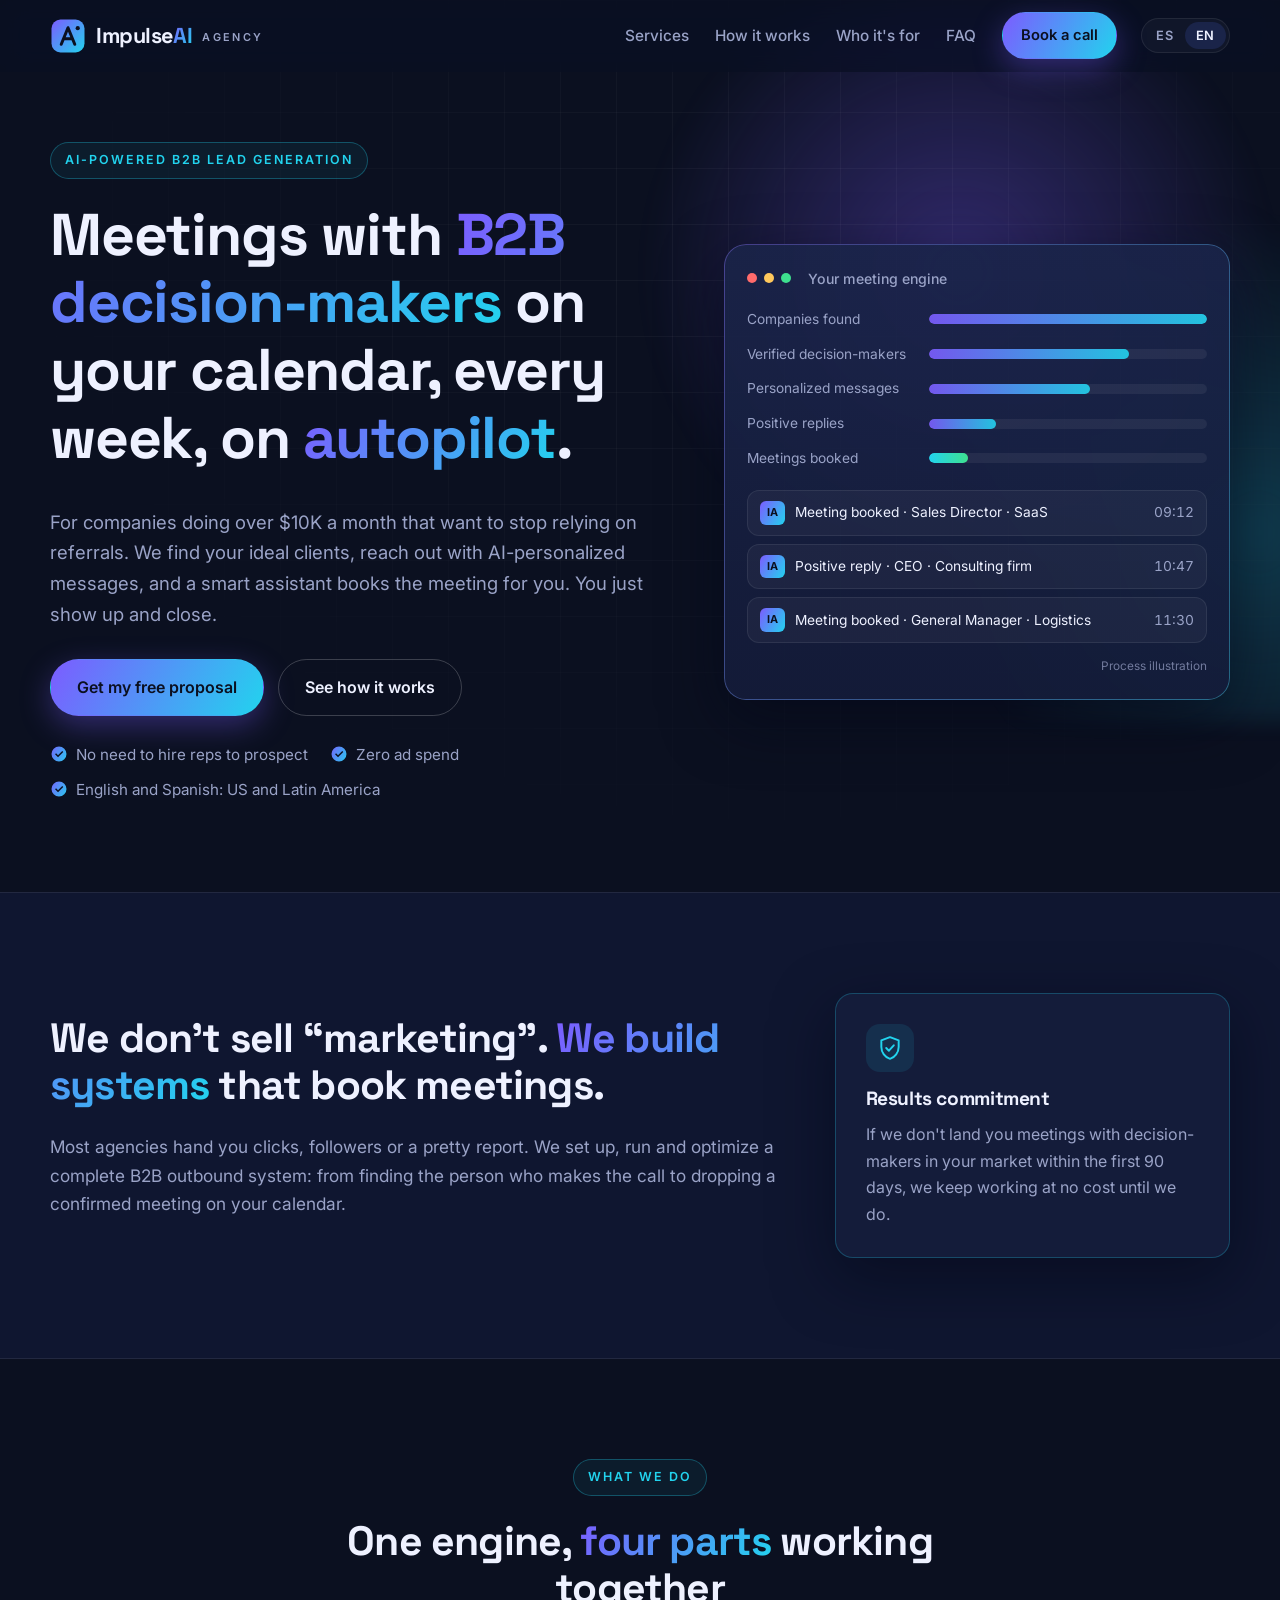
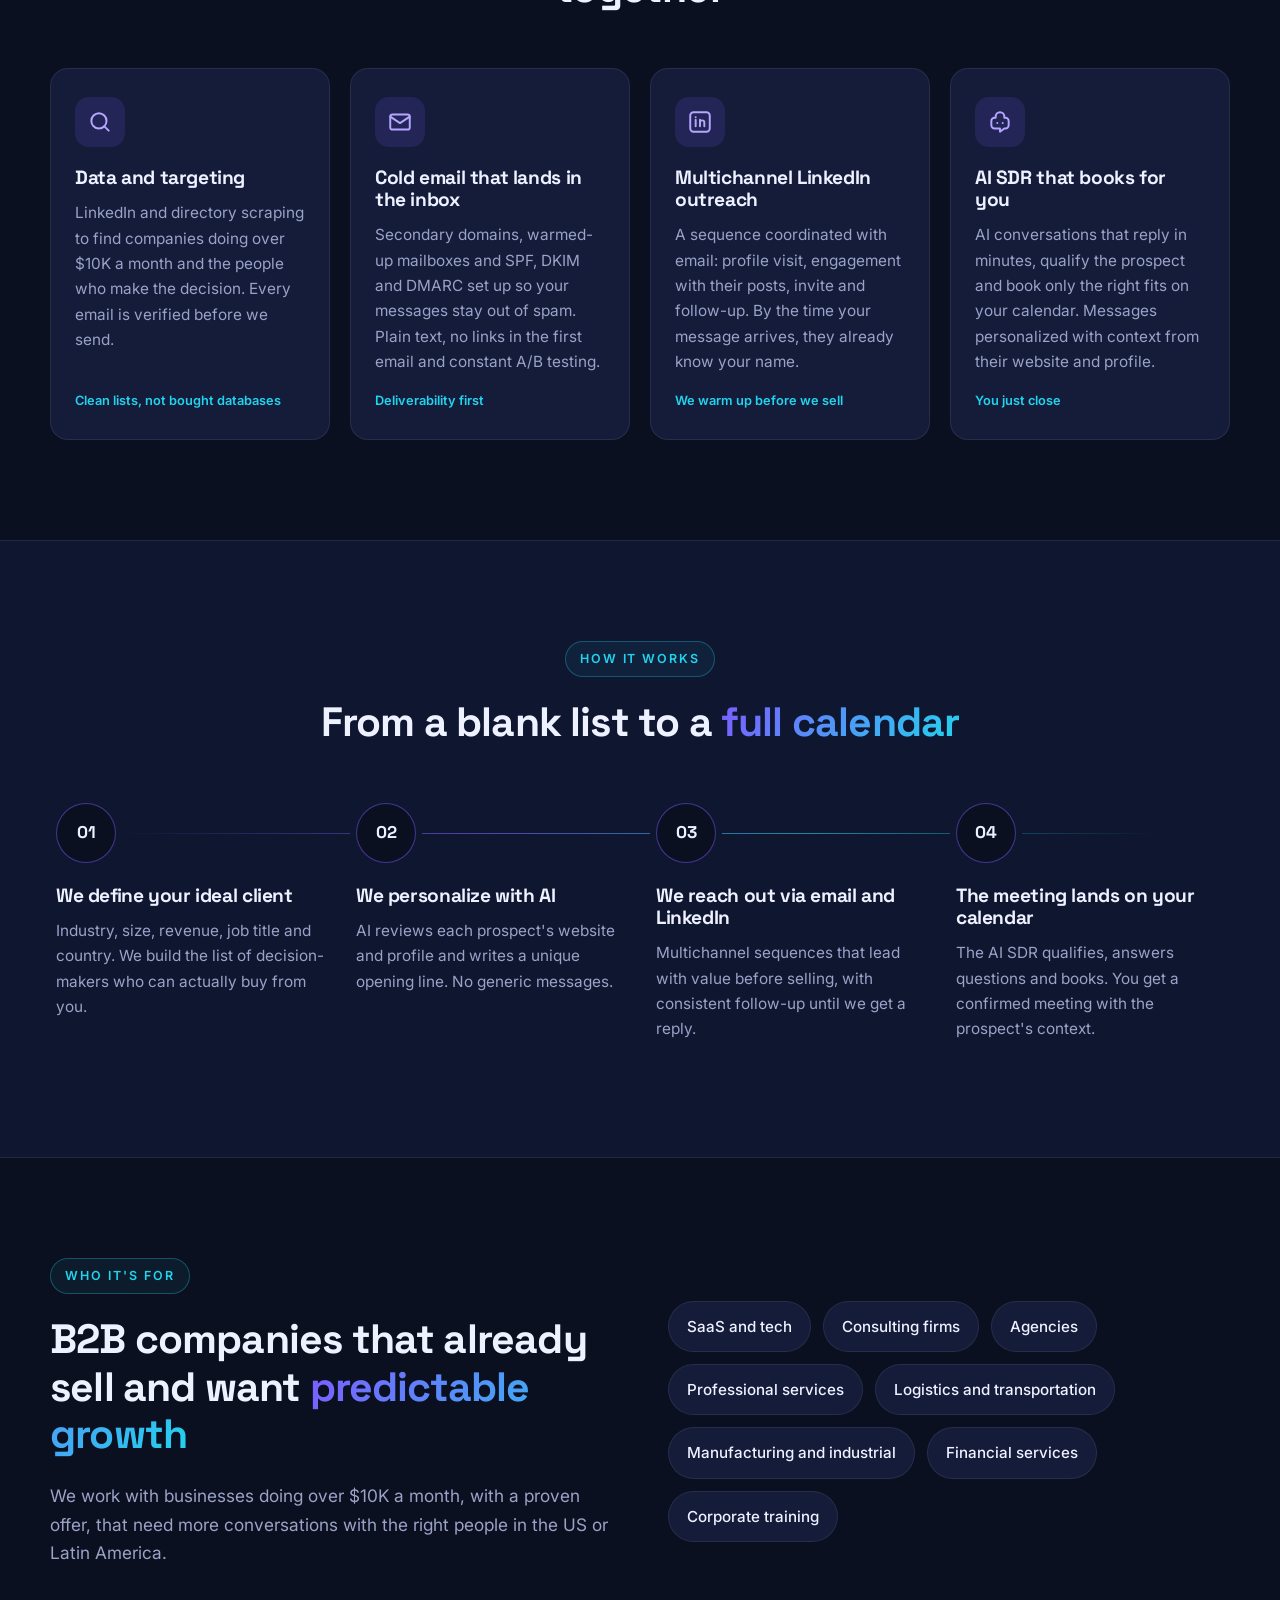
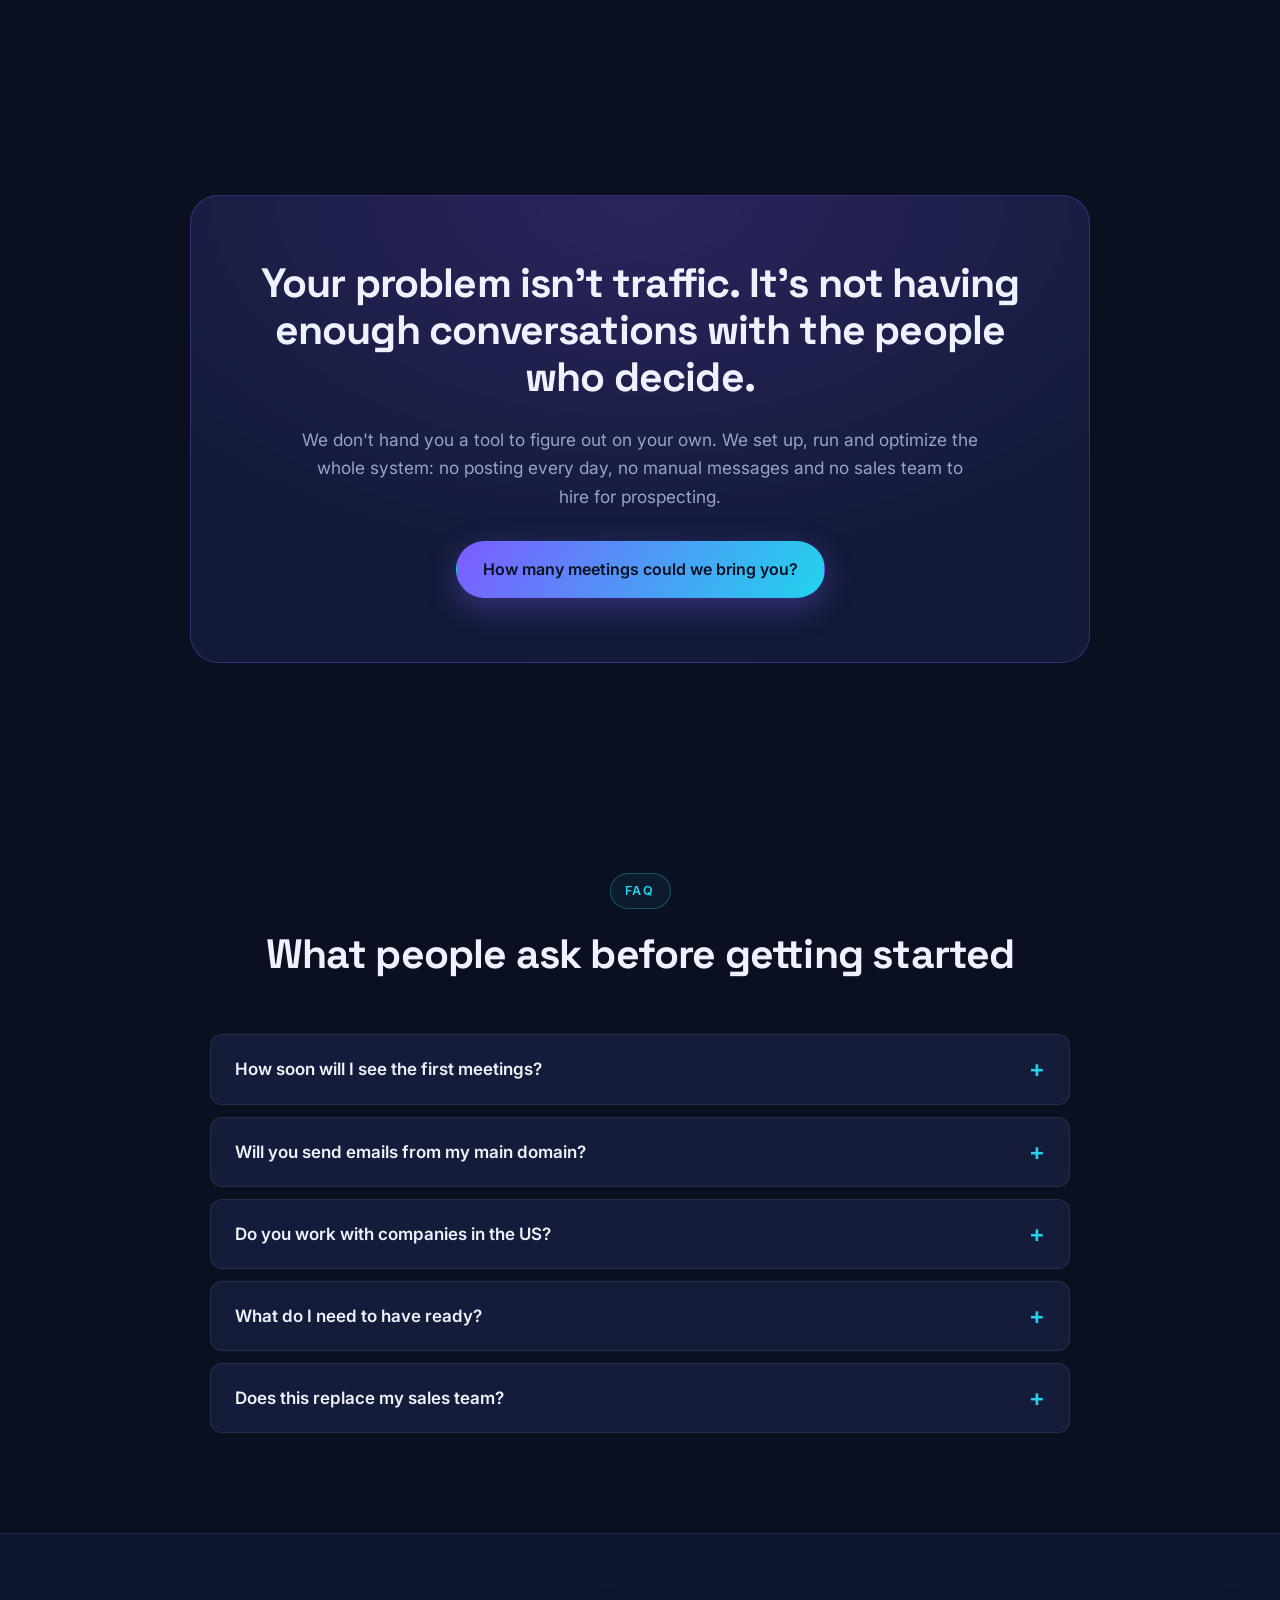
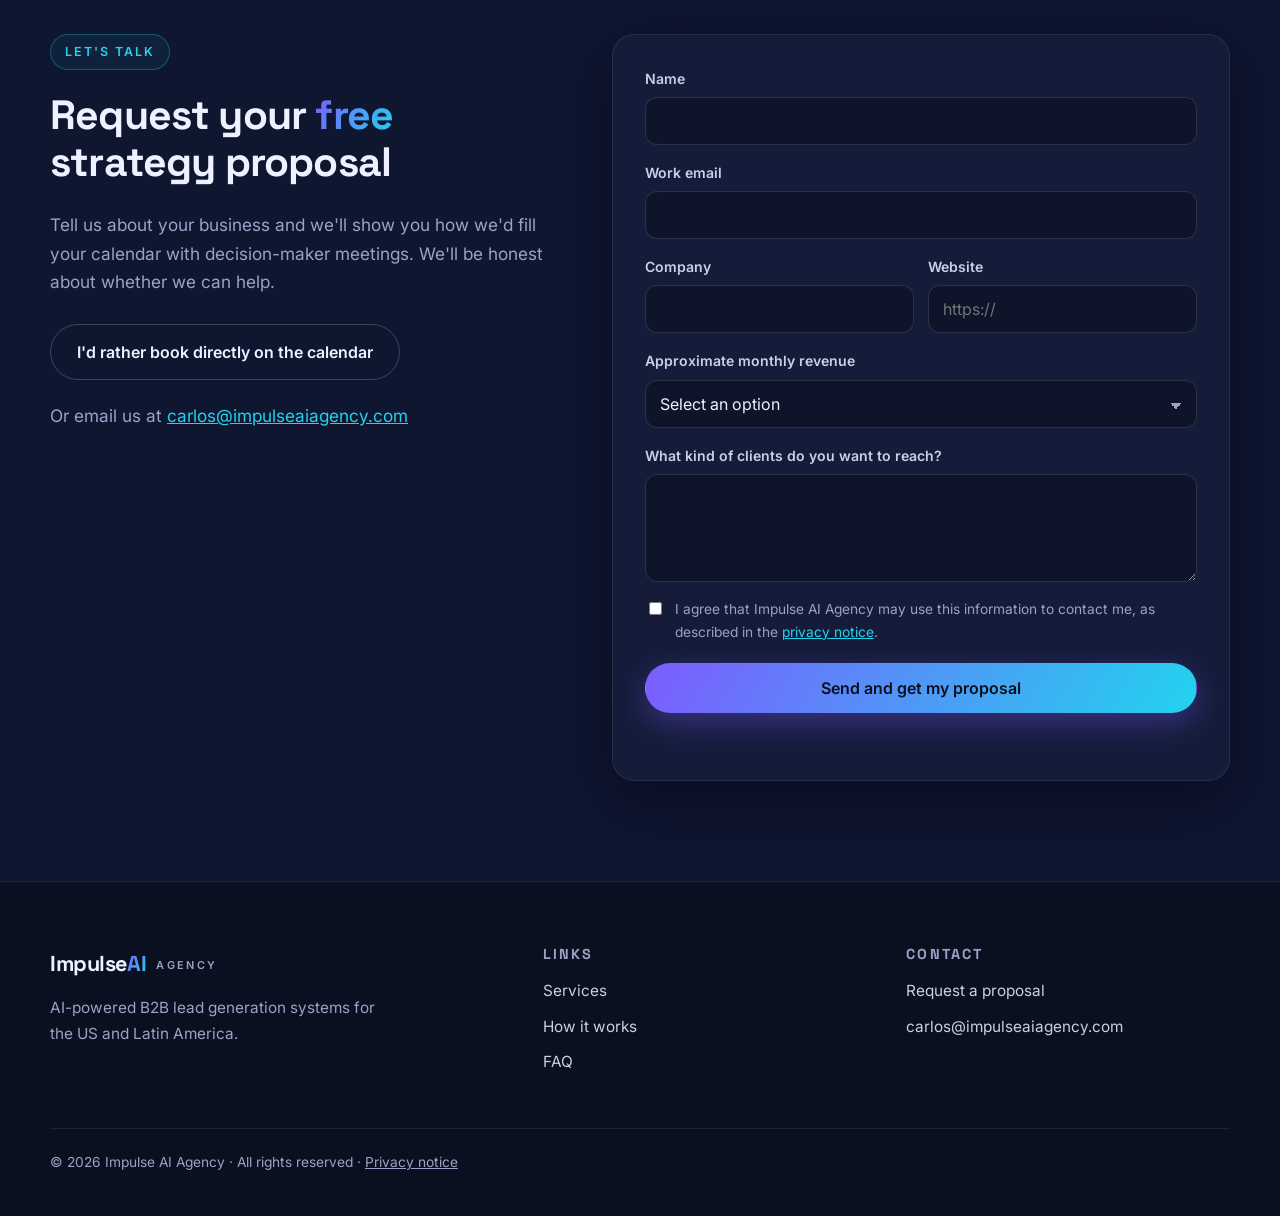
<file: index.html>
<!DOCTYPE html>
<html lang="es">
<head>
  <meta charset="UTF-8">
  <meta name="viewport" content="width=device-width, initial-scale=1">
  <title>Impulse AI Agency — Reuniones B2B con IA, en piloto automático</title>
  <meta name="description" content="Sistemas de captación B2B con IA: datos verificados, correos fríos que llegan a la bandeja de entrada, LinkedIn y un SDR con IA que agenda reuniones con decisores en tu calendario.">
  <meta property="og:title" content="Impulse AI Agency — Reuniones B2B con IA">
  <meta property="og:description" content="Llenamos tu calendario de reuniones con decisores de empresas que facturan más de US$10.000 al mes.">
  <meta property="og:type" content="website">
  <meta property="og:url" content="https://impulseaiagency.com/">
  <link rel="alternate" hreflang="es" href="https://impulseaiagency.com/?lang=es">
  <link rel="alternate" hreflang="en" href="https://impulseaiagency.com/?lang=en">
  <link rel="alternate" hreflang="x-default" href="https://impulseaiagency.com/">
  <link rel="icon" type="image/svg+xml" href="img/favicon.svg">
  <link rel="preconnect" href="https://fonts.googleapis.com">
  <link rel="preconnect" href="https://fonts.gstatic.com" crossorigin>
  <link href="https://fonts.googleapis.com/css2?family=Inter:wght@400;500;600;700&family=Space+Grotesk:wght@500;600;700&display=swap" rel="stylesheet">
  <link rel="stylesheet" href="css/styles.css">
</head>
<body>
  <a class="skip-link" href="#main" data-i18n="skip">Saltar al contenido</a>

  <!-- ============ HEADER ============ -->
  <header class="site-header" id="top">
    <div class="container header-inner">
      <a href="#top" class="brand" aria-label="Impulse AI Agency">
        <svg class="brand-mark" viewBox="0 0 48 48" aria-hidden="true">
          <defs><linearGradient id="bm" x1="0" y1="0" x2="1" y2="1"><stop offset="0" stop-color="#7C5CFF"/><stop offset="1" stop-color="#22D3EE"/></linearGradient></defs>
          <rect x="2" y="2" width="44" height="44" rx="12" fill="url(#bm)"/>
          <path d="M15 35 L24 13 L33 35 M19 27.5 H29" fill="none" stroke="#0B1020" stroke-width="4" stroke-linecap="round" stroke-linejoin="round"/>
          <circle cx="37" cy="13.5" r="2.8" fill="#0B1020"/>
        </svg>
        <span class="brand-name">Impulse<span class="grad">AI</span></span>
        <span class="brand-tag">Agency</span>
      </a>

      <nav class="main-nav" id="main-nav" aria-label="Principal">
        <a href="#servicios" data-i18n="nav.services">Servicios</a>
        <a href="#proceso" data-i18n="nav.process">Cómo funciona</a>
        <a href="#para-quien" data-i18n="nav.who">Para quién</a>
        <a href="#faq" data-i18n="nav.faq">Preguntas</a>
        <a href="#agenda" class="btn btn-primary btn-sm nav-cta" data-i18n="nav.cta">Agendar llamada</a>
      </nav>

      <div class="header-actions">
        <div class="lang-switch" role="group" aria-label="Idioma / Language">
          <button type="button" data-lang="es" aria-pressed="true">ES</button>
          <button type="button" data-lang="en" aria-pressed="false">EN</button>
        </div>
        <button class="menu-toggle" type="button" aria-controls="main-nav" aria-expanded="false" aria-label="Menú">
          <span></span><span></span><span></span>
        </button>
      </div>
    </div>
  </header>

  <main id="main">

    <!-- ============ HERO ============ -->
    <section class="hero">
      <div class="hero-glow" aria-hidden="true"></div>
      <div class="container hero-grid">
        <div class="hero-copy reveal">
          <span class="eyebrow" data-i18n="hero.eyebrow">Sistemas de captación B2B con IA</span>
          <h1 data-i18n="hero.title">Reuniones con <span class="grad">decisores B2B</span> en tu calendario, cada semana, en <span class="grad">piloto automático</span>.</h1>
          <p class="lead" data-i18n="hero.lead">Para empresas que facturan más de US$10.000 al mes y quieren dejar de depender de los referidos. Encontramos a tus clientes ideales, los contactamos con mensajes personalizados por IA y un asistente inteligente agenda la reunión por ti. Tú solo te sientas a cerrar.</p>
          <div class="hero-ctas">
            <a href="#agenda" class="btn btn-primary" data-i18n="hero.cta1">Quiero mi propuesta gratuita</a>
            <a href="#proceso" class="btn btn-ghost" data-i18n="hero.cta2">Ver cómo funciona</a>
          </div>
          <ul class="hero-points">
            <li data-i18n="hero.p1">Sin contratar vendedores para prospectar</li>
            <li data-i18n="hero.p2">Sin gastar en publicidad</li>
            <li data-i18n="hero.p3">En español e inglés: Latinoamérica y EE.UU.</li>
          </ul>
        </div>

        <div class="hero-visual reveal" aria-hidden="true">
          <div class="panel">
            <div class="panel-head">
              <span class="dot red"></span><span class="dot amber"></span><span class="dot green"></span>
              <span class="panel-title" data-i18n="panel.title">Tu motor de reuniones</span>
            </div>
            <div class="pipeline">
              <div class="stage"><span class="stage-label" data-i18n="panel.s1">Empresas encontradas</span><span class="bar"><i style="--w:100%"></i></span></div>
              <div class="stage"><span class="stage-label" data-i18n="panel.s2">Decisores verificados</span><span class="bar"><i style="--w:72%"></i></span></div>
              <div class="stage"><span class="stage-label" data-i18n="panel.s3">Mensajes personalizados</span><span class="bar"><i style="--w:58%"></i></span></div>
              <div class="stage"><span class="stage-label" data-i18n="panel.s4">Respuestas positivas</span><span class="bar"><i style="--w:24%"></i></span></div>
              <div class="stage"><span class="stage-label" data-i18n="panel.s5">Reuniones agendadas</span><span class="bar hot"><i style="--w:14%"></i></span></div>
            </div>
            <div class="feed" id="feed">
              <div class="feed-item"><span class="badge-ai">IA</span><span data-i18n="feed.1">Reunión agendada · Director Comercial · SaaS</span><span class="time">09:12</span></div>
              <div class="feed-item"><span class="badge-ai">IA</span><span data-i18n="feed.2">Respuesta positiva · CEO · Consultora</span><span class="time">10:47</span></div>
              <div class="feed-item"><span class="badge-ai">IA</span><span data-i18n="feed.3">Reunión agendada · Gerente General · Logística</span><span class="time">11:30</span></div>
            </div>
            <p class="panel-note" data-i18n="panel.note">Ilustración del proceso</p>
          </div>
        </div>
      </div>
    </section>

    <!-- ============ NOT A TYPICAL AGENCY ============ -->
    <section class="section intro">
      <div class="container intro-grid">
        <div class="reveal">
          <h2 data-i18n="intro.title">No vendemos “marketing”. <span class="grad">Construimos sistemas</span> que generan reuniones.</h2>
          <p data-i18n="intro.text">La mayoría de agencias te entregan clics, seguidores o un reporte bonito. Nosotros montamos, operamos y optimizamos un sistema completo de prospección B2B: desde encontrar a la persona que decide hasta dejar la reunión confirmada en tu calendario.</p>
        </div>
        <div class="guarantee reveal">
          <div class="guarantee-icon" aria-hidden="true">
            <svg viewBox="0 0 24 24"><path d="M12 2 4 5v6c0 5 3.4 9.7 8 11 4.6-1.3 8-6 8-11V5l-8-3Z" fill="none" stroke="currentColor" stroke-width="1.8" stroke-linejoin="round"/><path d="m8.5 12 2.5 2.5 4.5-5" fill="none" stroke="currentColor" stroke-width="1.8" stroke-linecap="round" stroke-linejoin="round"/></svg>
          </div>
          <h3 data-i18n="guarantee.title">Compromiso de resultados</h3>
          <p data-i18n="guarantee.text">Si en los primeros 90 días no te generamos reuniones con decisores de tu mercado, seguimos trabajando sin costo hasta lograrlo.</p>
        </div>
      </div>
    </section>

    <!-- ============ SERVICES ============ -->
    <section class="section services" id="servicios">
      <div class="container">
        <div class="section-head reveal">
          <span class="eyebrow" data-i18n="services.eyebrow">Qué hacemos</span>
          <h2 data-i18n="services.title">Un solo motor, <span class="grad">cuatro piezas</span> trabajando juntas</h2>
        </div>
        <div class="cards">
          <article class="card reveal" tabindex="0">
            <div class="card-icon" aria-hidden="true"><svg viewBox="0 0 24 24"><circle cx="11" cy="11" r="7"/><path d="m20 20-4-4"/></svg></div>
            <h3 data-i18n="s1.title">Datos y segmentación</h3>
            <p data-i18n="s1.text">Scraping de LinkedIn y directorios para encontrar empresas que facturan más de US$10.000 al mes y a las personas que toman la decisión. Todos los correos se verifican antes de enviar.</p>
            <span class="card-tag" data-i18n="s1.tag">Listas limpias, no bases compradas</span>
          </article>
          <article class="card reveal" tabindex="0">
            <div class="card-icon" aria-hidden="true"><svg viewBox="0 0 24 24"><rect x="3" y="5" width="18" height="14" rx="2"/><path d="m3 7 9 6 9-6"/></svg></div>
            <h3 data-i18n="s2.title">Correos fríos que llegan a la bandeja de entrada</h3>
            <p data-i18n="s2.text">Dominios secundarios, buzones calentados y configuración SPF, DKIM y DMARC para que tus mensajes no terminen en spam. Texto plano, sin enlaces en el primer correo y pruebas A/B constantes.</p>
            <span class="card-tag" data-i18n="s2.tag">Entregabilidad primero</span>
          </article>
          <article class="card reveal" tabindex="0">
            <div class="card-icon" aria-hidden="true"><svg viewBox="0 0 24 24"><rect x="3" y="3" width="18" height="18" rx="3"/><path d="M8 10v6M8 7.5v.01M12 16v-3.5a2 2 0 0 1 4 0V16M12 10v6"/></svg></div>
            <h3 data-i18n="s3.title">Prospección multicanal en LinkedIn</h3>
            <p data-i18n="s3.text">Una secuencia coordinada con el correo: visita al perfil, interacción con sus publicaciones, invitación y seguimiento. Cuando llega tu mensaje, ya conocen tu nombre.</p>
            <span class="card-tag" data-i18n="s3.tag">Calentamos antes de vender</span>
          </article>
          <article class="card reveal" tabindex="0">
            <div class="card-icon" aria-hidden="true"><svg viewBox="0 0 24 24"><path d="M12 3a4 4 0 0 1 4 4v1h1a3 3 0 0 1 3 3v4a3 3 0 0 1-3 3h-1l-4 3v-3H7a3 3 0 0 1-3-3v-4a3 3 0 0 1 3-3h1V7a4 4 0 0 1 4-4Z"/><path d="M9.5 13h.01M14.5 13h.01"/></svg></div>
            <h3 data-i18n="s4.title">SDR con IA que agenda por ti</h3>
            <p data-i18n="s4.text">Conversaciones con IA que responden en minutos, califican al prospecto y agendan en tu calendario solo a quien encaja. Mensajes personalizados con el contexto de su web y su perfil.</p>
            <span class="card-tag" data-i18n="s4.tag">Tú solo cierras</span>
          </article>
        </div>
      </div>
    </section>

    <!-- ============ PROCESS ============ -->
    <section class="section process" id="proceso">
      <div class="container">
        <div class="section-head reveal">
          <span class="eyebrow" data-i18n="process.eyebrow">Cómo funciona</span>
          <h2 data-i18n="process.title">De una lista en blanco a una <span class="grad">agenda llena</span></h2>
        </div>
        <ol class="steps">
          <li class="step reveal">
            <span class="step-num">01</span>
            <h3 data-i18n="p1.title">Definimos tu cliente ideal</h3>
            <p data-i18n="p1.text">Industria, tamaño, facturación, cargo y país. Construimos la lista de decisores que sí pueden comprarte.</p>
          </li>
          <li class="step reveal">
            <span class="step-num">02</span>
            <h3 data-i18n="p2.title">Personalizamos con IA</h3>
            <p data-i18n="p2.text">La IA analiza la web y el perfil de cada prospecto y escribe una primera línea única. Nada de mensajes genéricos.</p>
          </li>
          <li class="step reveal">
            <span class="step-num">03</span>
            <h3 data-i18n="p3.title">Contactamos por correo y LinkedIn</h3>
            <p data-i18n="p3.text">Secuencias multicanal que ofrecen valor antes de vender, con seguimiento constante hasta obtener respuesta.</p>
          </li>
          <li class="step reveal">
            <span class="step-num">04</span>
            <h3 data-i18n="p4.title">La reunión llega a tu calendario</h3>
            <p data-i18n="p4.text">El SDR con IA califica, resuelve dudas y agenda. Recibes la reunión confirmada con el contexto del prospecto.</p>
          </li>
        </ol>
      </div>
    </section>

    <!-- ============ WHO ============ -->
    <section class="section who" id="para-quien">
      <div class="container who-grid">
        <div class="reveal">
          <span class="eyebrow" data-i18n="who.eyebrow">Para quién es</span>
          <h2 data-i18n="who.title">Empresas B2B que ya venden y quieren <span class="grad">vender de forma predecible</span></h2>
          <p data-i18n="who.text">Trabajamos con negocios que facturan más de US$10.000 al mes, tienen un servicio probado y necesitan más conversaciones con las personas correctas, en Latinoamérica o en Estados Unidos.</p>
        </div>
        <div class="chips reveal">
          <span class="chip" data-i18n="chip.1">SaaS y tecnología</span>
          <span class="chip" data-i18n="chip.2">Consultoras</span>
          <span class="chip" data-i18n="chip.3">Agencias</span>
          <span class="chip" data-i18n="chip.4">Servicios profesionales</span>
          <span class="chip" data-i18n="chip.5">Logística y transporte</span>
          <span class="chip" data-i18n="chip.6">Manufactura e industria</span>
          <span class="chip" data-i18n="chip.7">Servicios financieros</span>
          <span class="chip" data-i18n="chip.8">Educación corporativa</span>
        </div>
      </div>
    </section>

    <!-- ============ STATEMENT ============ -->
    <section class="section statement">
      <div class="container statement-inner reveal">
        <h2 data-i18n="statement.title">Tu problema no es el tráfico. Es que no tienes suficientes conversaciones con quien decide.</h2>
        <p data-i18n="statement.text">No te dejamos una herramienta para que la aprendas tú. Montamos, ejecutamos y optimizamos todo el sistema: sin publicar todos los días, sin enviar mensajes a mano y sin contratar un equipo comercial para prospectar.</p>
        <a href="#agenda" class="btn btn-primary" data-i18n="statement.cta">¿Cuántas reuniones podríamos traerte?</a>
      </div>
    </section>

    <!-- ============ FAQ ============ -->
    <section class="section faq" id="faq">
      <div class="container faq-inner">
        <div class="section-head reveal">
          <span class="eyebrow" data-i18n="faq.eyebrow">Preguntas frecuentes</span>
          <h2 data-i18n="faq.title">Lo que nos preguntan antes de empezar</h2>
        </div>
        <div class="faq-list">
          <details class="reveal">
            <summary data-i18n="q1">¿En cuánto tiempo veo las primeras reuniones?</summary>
            <p data-i18n="a1">Las primeras dos a tres semanas se usan para preparar los dominios, calentar los buzones y construir tu lista. Normalmente las primeras respuestas llegan en cuanto arrancan las campañas, y el sistema mejora mes a mes con las pruebas A/B.</p>
          </details>
          <details class="reveal">
            <summary data-i18n="q2">¿Van a enviar correos desde mi dominio principal?</summary>
            <p data-i18n="a2">No. Usamos dominios secundarios parecidos al tuyo para proteger la reputación de tu dominio principal. Tu correo corporativo queda intacto.</p>
          </details>
          <details class="reveal">
            <summary data-i18n="q3">¿Trabajan con empresas en Estados Unidos?</summary>
            <p data-i18n="a3">Sí. Prospectamos en español e inglés y adaptamos los mensajes a cada mercado, respetando las reglas de envío de cada país (como CAN-SPAM en EE.UU.).</p>
          </details>
          <details class="reveal">
            <summary data-i18n="q4">¿Qué necesito tener listo?</summary>
            <p data-i18n="a4">Un servicio que ya funcione, capacidad para atender nuevas reuniones y un calendario disponible. Del resto nos encargamos nosotros.</p>
          </details>
          <details class="reveal">
            <summary data-i18n="q5">¿Esto reemplaza a mi equipo de ventas?</summary>
            <p data-i18n="a5">No, lo potencia. Nosotros generamos y calificamos las oportunidades; tu equipo (o tú) se concentra en lo que mejor hace: cerrar.</p>
          </details>
        </div>
      </div>
    </section>

    <!-- ============ CONTACT / BOOKING ============ -->
    <section class="section contact" id="agenda">
      <div class="container contact-grid">
        <div class="contact-copy reveal">
          <span class="eyebrow" data-i18n="contact.eyebrow">Hablemos</span>
          <h2 data-i18n="contact.title">Solicita tu propuesta estratégica <span class="grad">gratuita</span></h2>
          <p data-i18n="contact.text">Cuéntanos sobre tu negocio y te mostramos cómo llenaríamos tu calendario de reuniones con decisores. Te diremos con sinceridad si podemos ayudarte.</p>
          <a class="btn btn-ghost calendar-link" id="calendar-link" href="#" target="_blank" rel="noopener" data-i18n="contact.calendar">Prefiero agendar directo en el calendario</a>
          <p class="contact-mail"><span data-i18n="contact.mail">O escríbenos a</span> <a id="contact-email" href="mailto:carlos@impulseaiagency.com">carlos@impulseaiagency.com</a></p>
        </div>

        <form class="contact-form reveal" id="contact-form" action="contact.php" method="post" novalidate>
          <div class="field">
            <label for="f-name" data-i18n="form.name">Nombre</label>
            <input id="f-name" name="name" type="text" autocomplete="name" required>
          </div>
          <div class="field">
            <label for="f-email" data-i18n="form.email">Correo corporativo</label>
            <input id="f-email" name="email" type="email" autocomplete="email" required>
          </div>
          <div class="field-row">
            <div class="field">
              <label for="f-company" data-i18n="form.company">Empresa</label>
              <input id="f-company" name="company" type="text" autocomplete="organization" required>
            </div>
            <div class="field">
              <label for="f-web" data-i18n="form.web">Sitio web</label>
              <input id="f-web" name="website" type="text" inputmode="url" placeholder="https://">
            </div>
          </div>
          <div class="field">
            <label for="f-revenue" data-i18n="form.revenue">Facturación mensual aproximada</label>
            <select id="f-revenue" name="revenue" required>
              <option value="" data-i18n="form.select">Selecciona una opción</option>
              <option value="<10k" data-i18n="form.r1">Menos de US$10.000</option>
              <option value="10-50k" data-i18n="form.r2">US$10.000 – 50.000</option>
              <option value="50-200k" data-i18n="form.r3">US$50.000 – 200.000</option>
              <option value=">200k" data-i18n="form.r4">Más de US$200.000</option>
            </select>
          </div>
          <div class="field">
            <label for="f-msg" data-i18n="form.msg">¿A qué tipo de clientes quieres llegar?</label>
            <textarea id="f-msg" name="message" rows="4"></textarea>
          </div>
          <div class="hp" aria-hidden="true">
            <label for="f-hp">No llenar</label>
            <input id="f-hp" name="company_url" type="text" tabindex="-1" autocomplete="off">
          </div>
          <input type="hidden" name="lang" id="f-lang" value="es">
          <label class="consent">
            <input type="checkbox" name="consent" required>
            <span data-i18n="form.consent">Acepto que Impulse AI Agency use estos datos para contactarme, según el <a href="privacidad.html">aviso de privacidad</a>.</span>
          </label>
          <button type="submit" class="btn btn-primary btn-block" data-i18n="form.submit">Enviar y recibir mi propuesta</button>
          <p class="form-status" id="form-status" role="status" aria-live="polite"></p>
        </form>
      </div>
    </section>
  </main>

  <!-- ============ FOOTER ============ -->
  <footer class="site-footer">
    <div class="container footer-grid">
      <div>
        <a href="#top" class="brand brand-footer" aria-label="Impulse AI Agency">
          <span class="brand-name">Impulse<span class="grad">AI</span></span>
          <span class="brand-tag">Agency</span>
        </a>
        <p class="footer-about" data-i18n="footer.about">Sistemas de captación B2B con inteligencia artificial para Latinoamérica y Estados Unidos.</p>
      </div>
      <div>
        <h4 data-i18n="footer.links">Enlaces</h4>
        <a href="#servicios" data-i18n="nav.services">Servicios</a>
        <a href="#proceso" data-i18n="nav.process">Cómo funciona</a>
        <a href="#faq" data-i18n="nav.faq">Preguntas</a>
      </div>
      <div>
        <h4 data-i18n="footer.contact">Contacto</h4>
        <a href="#agenda" data-i18n="footer.proposal">Solicitar propuesta</a>
        <a href="mailto:carlos@impulseaiagency.com">carlos@impulseaiagency.com</a>
        <a href="https://www.linkedin.com/" target="_blank" rel="noopener" id="linkedin-link">LinkedIn</a>
      </div>
    </div>
    <div class="container footer-bottom">
      <p>© <span id="year">2026</span> Impulse AI Agency · <span data-i18n="footer.rights">Todos los derechos reservados</span> · <a href="privacidad.html" data-i18n="footer.privacy">Aviso de privacidad</a></p>
    </div>
  </footer>

  <script src="js/main.js"></script>
</body>
</html>
</file>
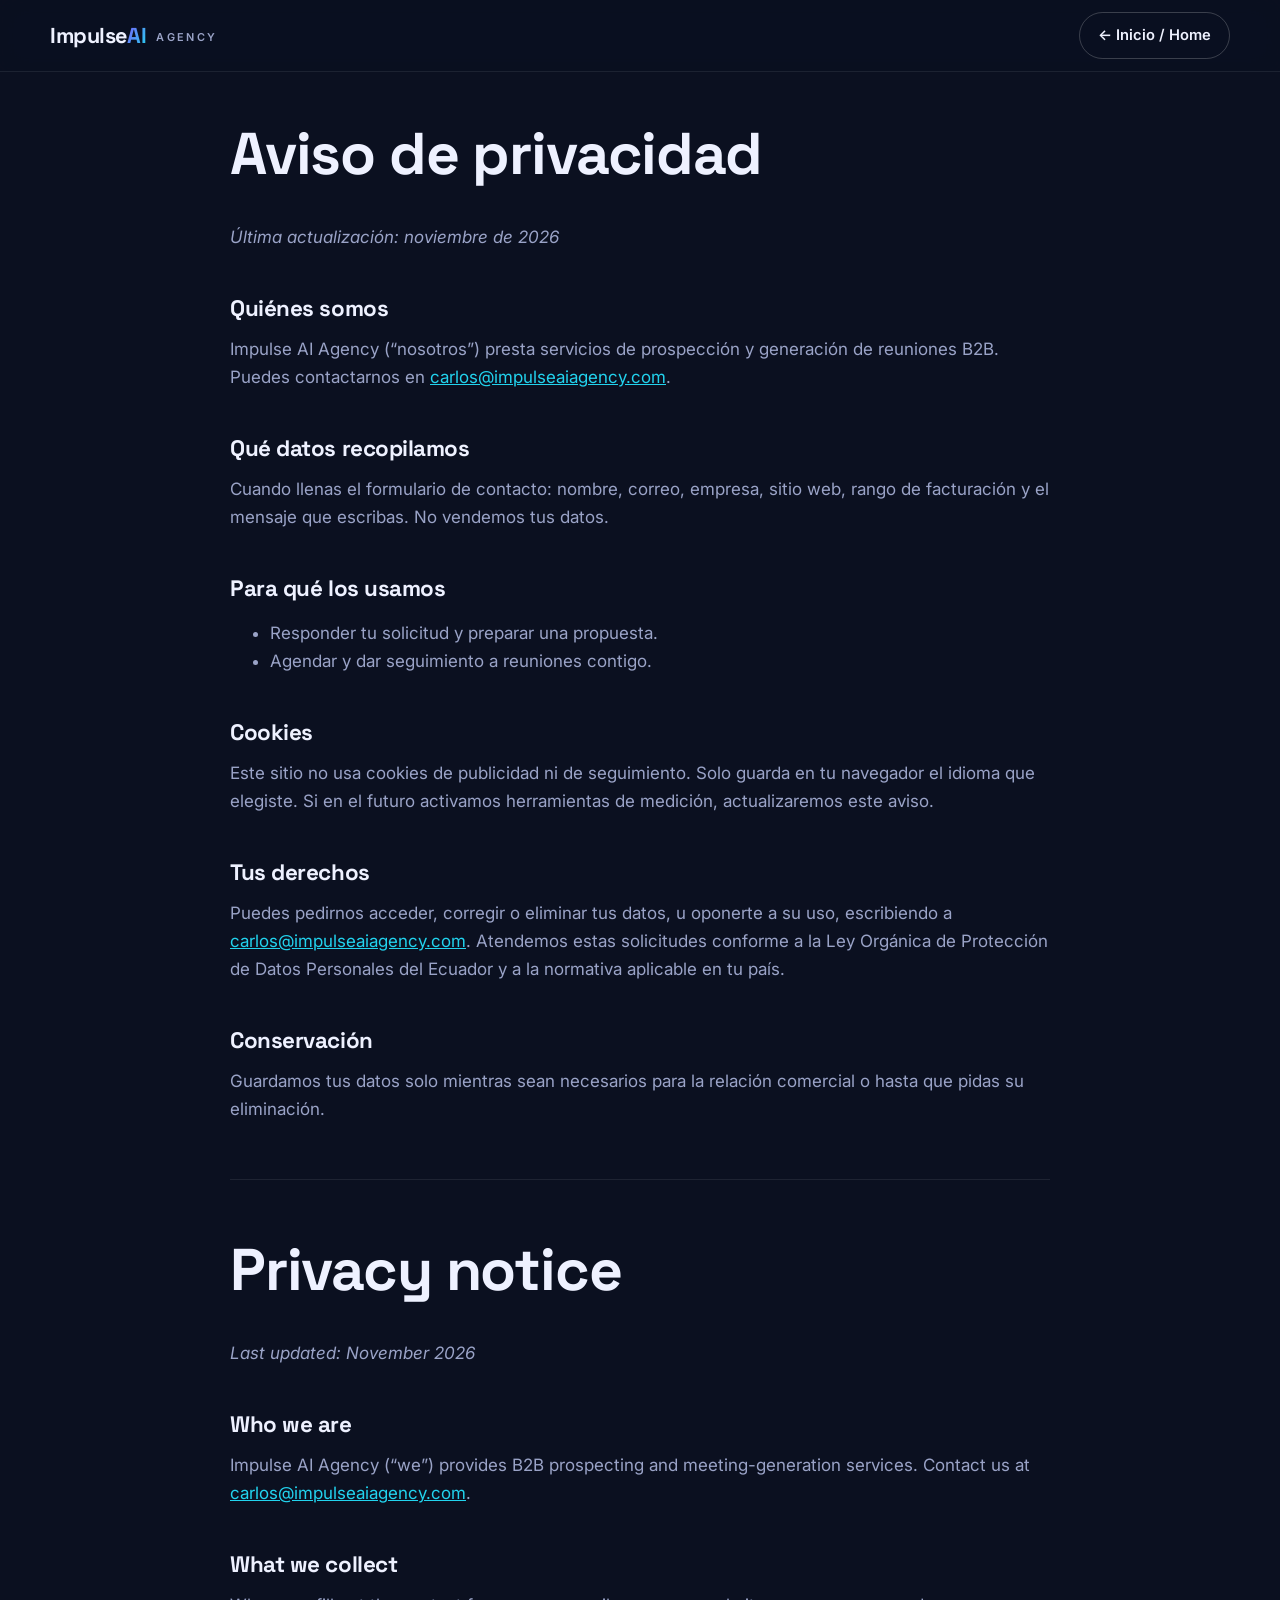
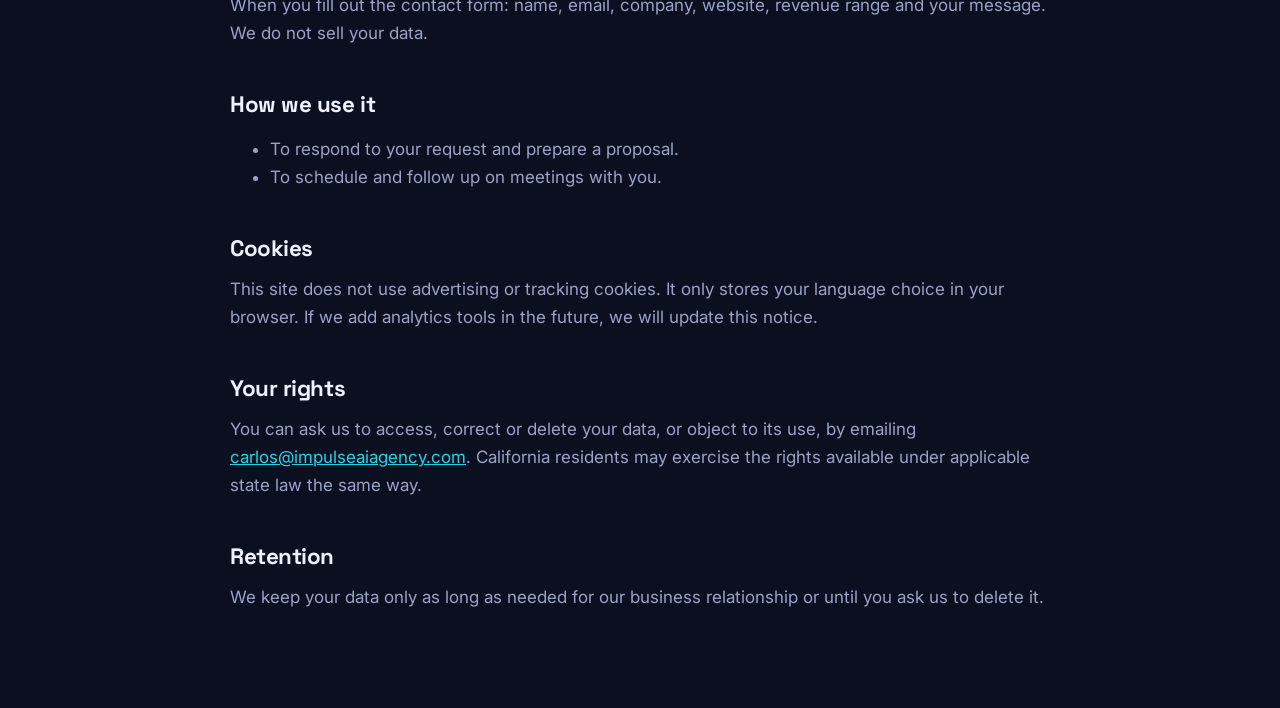
<file: privacidad.html>
<!DOCTYPE html>
<html lang="es">
<head>
  <meta charset="UTF-8">
  <meta name="viewport" content="width=device-width, initial-scale=1">
  <title>Aviso de privacidad · Privacy notice — Impulse AI Agency</title>
  <meta name="robots" content="noindex">
  <link rel="icon" type="image/svg+xml" href="img/favicon.svg">
  <link href="https://fonts.googleapis.com/css2?family=Inter:wght@400;500;600;700&family=Space+Grotesk:wght@600;700&display=swap" rel="stylesheet">
  <link rel="stylesheet" href="css/styles.css">
  <style>
    .legal { padding: 120px 0 80px; }
    .legal .container { max-width: 820px; }
    .legal h2 { font-size: 1.4rem; margin-top: 2em; }
    .legal p, .legal li { color: var(--muted); }
    .legal a { color: var(--cyan); }
    .legal hr { border: 0; border-top: 1px solid var(--line); margin: 56px 0; }
  </style>
</head>
<body>
  <header class="site-header scrolled">
    <div class="container header-inner">
      <a href="index.html" class="brand"><span class="brand-name">Impulse<span class="grad">AI</span></span><span class="brand-tag">Agency</span></a>
      <a href="index.html" class="btn btn-ghost btn-sm" style="margin-left:auto">← Inicio / Home</a>
    </div>
  </header>

  <main class="legal">
    <div class="container">
      <h1>Aviso de privacidad</h1>
      <p><em>Última actualización: noviembre de 2026</em></p>

      <h2>Quiénes somos</h2>
      <p>Impulse AI Agency (“nosotros”) presta servicios de prospección y generación de reuniones B2B. Puedes contactarnos en <a href="mailto:carlos@impulseaiagency.com">carlos@impulseaiagency.com</a>.</p>

      <h2>Qué datos recopilamos</h2>
      <p>Cuando llenas el formulario de contacto: nombre, correo, empresa, sitio web, rango de facturación y el mensaje que escribas. No vendemos tus datos.</p>

      <h2>Para qué los usamos</h2>
      <ul>
        <li>Responder tu solicitud y preparar una propuesta.</li>
        <li>Agendar y dar seguimiento a reuniones contigo.</li>
      </ul>

      <h2>Cookies</h2>
      <p>Este sitio no usa cookies de publicidad ni de seguimiento. Solo guarda en tu navegador el idioma que elegiste. Si en el futuro activamos herramientas de medición, actualizaremos este aviso.</p>

      <h2>Tus derechos</h2>
      <p>Puedes pedirnos acceder, corregir o eliminar tus datos, u oponerte a su uso, escribiendo a <a href="mailto:carlos@impulseaiagency.com">carlos@impulseaiagency.com</a>. Atendemos estas solicitudes conforme a la Ley Orgánica de Protección de Datos Personales del Ecuador y a la normativa aplicable en tu país.</p>

      <h2>Conservación</h2>
      <p>Guardamos tus datos solo mientras sean necesarios para la relación comercial o hasta que pidas su eliminación.</p>

      <hr>

      <h1>Privacy notice</h1>
      <p><em>Last updated: November 2026</em></p>

      <h2>Who we are</h2>
      <p>Impulse AI Agency (“we”) provides B2B prospecting and meeting-generation services. Contact us at <a href="mailto:carlos@impulseaiagency.com">carlos@impulseaiagency.com</a>.</p>

      <h2>What we collect</h2>
      <p>When you fill out the contact form: name, email, company, website, revenue range and your message. We do not sell your data.</p>

      <h2>How we use it</h2>
      <ul>
        <li>To respond to your request and prepare a proposal.</li>
        <li>To schedule and follow up on meetings with you.</li>
      </ul>

      <h2>Cookies</h2>
      <p>This site does not use advertising or tracking cookies. It only stores your language choice in your browser. If we add analytics tools in the future, we will update this notice.</p>

      <h2>Your rights</h2>
      <p>You can ask us to access, correct or delete your data, or object to its use, by emailing <a href="mailto:carlos@impulseaiagency.com">carlos@impulseaiagency.com</a>. California residents may exercise the rights available under applicable state law the same way.</p>

      <h2>Retention</h2>
      <p>We keep your data only as long as needed for our business relationship or until you ask us to delete it.</p>
    </div>
  </main>
</body>
</html>
</file>
<file: css/styles.css>
/* =========================================================
   Impulse AI Agency — styles
   ========================================================= */
:root {
  --bg: #0B1020;
  --bg-2: #0F1630;
  --surface: #141C3A;
  --surface-2: #1A2449;
  --line: rgba(255, 255, 255, 0.08);
  --text: #EEF1FF;
  --muted: #9AA3C7;
  --violet: #7C5CFF;
  --cyan: #22D3EE;
  --grad: linear-gradient(120deg, #7C5CFF 0%, #22D3EE 100%);
  --radius: 18px;
  --radius-sm: 12px;
  --shadow: 0 20px 60px rgba(4, 8, 24, 0.55);
  --font: "Inter", system-ui, -apple-system, "Segoe UI", Roboto, Arial, sans-serif;
  --font-display: "Space Grotesk", "Inter", system-ui, sans-serif;
  --header-h: 72px;
}

*, *::before, *::after { box-sizing: border-box; }
html { scroll-behavior: smooth; scroll-padding-top: calc(var(--header-h) + 12px); }
body {
  margin: 0;
  font-family: var(--font);
  font-size: 17px;
  line-height: 1.65;
  color: var(--text);
  background: var(--bg);
  -webkit-font-smoothing: antialiased;
}
img, svg { display: block; max-width: 100%; }
a { color: inherit; }
h1, h2, h3, h4 { font-family: var(--font-display); line-height: 1.15; margin: 0 0 .6em; letter-spacing: -0.02em; }
h1 { font-size: clamp(2.3rem, 4.6vw, 3.7rem); }
h2 { font-size: clamp(1.8rem, 3.2vw, 2.6rem); }
h3 { font-size: 1.2rem; }
p { margin: 0 0 1em; }

.container { width: min(1180px, 100% - 40px); margin-inline: auto; }
.grad { background: var(--grad); -webkit-background-clip: text; background-clip: text; color: transparent; }
.skip-link { position: absolute; left: -9999px; top: 8px; background: #fff; color: #000; padding: 8px 14px; border-radius: 8px; z-index: 100; }
.skip-link:focus { left: 12px; }

:focus-visible { outline: 2px solid var(--cyan); outline-offset: 3px; border-radius: 6px; }

/* ---------- Buttons ---------- */
.btn {
  display: inline-flex; align-items: center; justify-content: center; gap: 8px;
  padding: 14px 26px; border-radius: 999px; font-weight: 600; font-size: 1rem;
  text-decoration: none; border: 1px solid transparent; cursor: pointer;
  transition: transform .2s ease, box-shadow .2s ease, background .2s ease, border-color .2s ease;
  font-family: var(--font);
}
.btn-primary { background: var(--grad); color: #0B1020; box-shadow: 0 10px 30px rgba(124, 92, 255, .35); }
.btn-primary:hover { transform: translateY(-2px); box-shadow: 0 14px 38px rgba(34, 211, 238, .35); }
.btn-ghost { background: transparent; color: var(--text); border-color: rgba(255,255,255,.2); }
.btn-ghost:hover { border-color: var(--cyan); transform: translateY(-2px); }
.btn-sm { padding: 10px 18px; font-size: .92rem; }
.btn-block { width: 100%; }

/* ---------- Header ---------- */
.site-header {
  position: fixed; inset: 0 0 auto 0; height: var(--header-h); z-index: 50;
  background: rgba(11, 16, 32, .72);
  backdrop-filter: saturate(160%) blur(14px); -webkit-backdrop-filter: saturate(160%) blur(14px);
  border-bottom: 1px solid transparent; transition: border-color .3s ease, background .3s ease;
}
.site-header.scrolled { border-color: var(--line); background: rgba(11, 16, 32, .9); }
.header-inner { height: 100%; display: flex; align-items: center; gap: 24px; }
.brand { display: inline-flex; align-items: center; gap: 10px; text-decoration: none; }
.brand-mark { width: 36px; height: 36px; }
.brand-name { font-family: var(--font-display); font-weight: 700; font-size: 1.35rem; letter-spacing: -0.02em; }
.brand-tag { font-size: .68rem; font-weight: 600; letter-spacing: .22em; text-transform: uppercase; color: var(--muted); margin-top: 4px; }

.main-nav { display: flex; align-items: center; gap: 26px; margin-left: auto; }
.main-nav a:not(.btn) { text-decoration: none; color: var(--muted); font-weight: 500; font-size: .96rem; transition: color .2s; }
.main-nav a:not(.btn):hover { color: var(--text); }

.header-actions { display: flex; align-items: center; gap: 12px; }
.lang-switch { display: inline-flex; border: 1px solid var(--line); border-radius: 999px; padding: 3px; background: rgba(255,255,255,.03); }
.lang-switch button {
  border: 0; background: transparent; color: var(--muted); font: 600 .8rem var(--font);
  padding: 6px 11px; border-radius: 999px; cursor: pointer; letter-spacing: .05em;
}
.lang-switch button[aria-pressed="true"] { background: var(--surface-2); color: var(--text); }

.menu-toggle { display: none; width: 42px; height: 42px; border: 1px solid var(--line); background: transparent; border-radius: 12px; cursor: pointer; padding: 0; }
.menu-toggle span { display: block; width: 18px; height: 2px; background: var(--text); margin: 4px auto; border-radius: 2px; transition: transform .25s, opacity .25s; }
.menu-toggle[aria-expanded="true"] span:nth-child(1) { transform: translateY(6px) rotate(45deg); }
.menu-toggle[aria-expanded="true"] span:nth-child(2) { opacity: 0; }
.menu-toggle[aria-expanded="true"] span:nth-child(3) { transform: translateY(-6px) rotate(-45deg); }

/* ---------- Hero ---------- */
.hero { position: relative; padding: calc(var(--header-h) + 70px) 0 90px; overflow: hidden; }
.hero-glow {
  position: absolute; inset: -20% -10% auto auto; width: 900px; height: 900px; pointer-events: none;
  background: radial-gradient(closest-side, rgba(124,92,255,.35), transparent 70%),
              radial-gradient(closest-side, rgba(34,211,238,.22), transparent 70%);
  background-position: 0 0, 300px 260px; background-repeat: no-repeat; filter: blur(10px);
}
.hero::after {
  content: ""; position: absolute; inset: 0; pointer-events: none; opacity: .5;
  background-image: linear-gradient(var(--line) 1px, transparent 1px), linear-gradient(90deg, var(--line) 1px, transparent 1px);
  background-size: 56px 56px;
  mask-image: radial-gradient(ellipse at 60% 30%, #000 10%, transparent 70%);
  -webkit-mask-image: radial-gradient(ellipse at 60% 30%, #000 10%, transparent 70%);
}
.hero-grid { position: relative; z-index: 1; display: grid; grid-template-columns: 1.1fr .9fr; gap: 56px; align-items: center; }
.eyebrow {
  display: inline-block; font-size: .78rem; font-weight: 600; letter-spacing: .16em; text-transform: uppercase;
  color: var(--cyan); padding: 7px 14px; border: 1px solid rgba(34,211,238,.3); border-radius: 999px;
  background: rgba(34,211,238,.06); margin-bottom: 22px;
}
.lead { font-size: 1.16rem; color: var(--muted); max-width: 600px; }
.hero-ctas { display: flex; flex-wrap: wrap; gap: 14px; margin: 30px 0 26px; }
.hero-points { list-style: none; padding: 0; margin: 0; display: flex; flex-wrap: wrap; gap: 10px 22px; color: var(--muted); font-size: .95rem; }
.hero-points li { display: flex; align-items: center; gap: 8px; }
.hero-points li::before { content: ""; width: 18px; height: 18px; border-radius: 50%; background: var(--grad); -webkit-mask: url("data:image/svg+xml,%3Csvg xmlns='http://www.w3.org/2000/svg' viewBox='0 0 24 24'%3E%3Cpath d='M12 2a10 10 0 1 0 0 20 10 10 0 0 0 0-20Zm-1.3 14.3-4-4 1.4-1.4 2.6 2.6 5.6-5.6 1.4 1.4-7 7Z'/%3E%3C/svg%3E") center/contain no-repeat; mask: url("data:image/svg+xml,%3Csvg xmlns='http://www.w3.org/2000/svg' viewBox='0 0 24 24'%3E%3Cpath d='M12 2a10 10 0 1 0 0 20 10 10 0 0 0 0-20Zm-1.3 14.3-4-4 1.4-1.4 2.6 2.6 5.6-5.6 1.4 1.4-7 7Z'/%3E%3C/svg%3E") center/contain no-repeat; flex: none; }

/* Hero panel */
.panel {
  background: linear-gradient(180deg, rgba(26,36,73,.9), rgba(20,28,58,.9));
  border: 1px solid var(--line); border-radius: 22px; padding: 22px; box-shadow: var(--shadow);
  position: relative;
}
.panel::before { content: ""; position: absolute; inset: -1px; border-radius: 22px; padding: 1px; background: var(--grad); opacity: .35;
  -webkit-mask: linear-gradient(#000 0 0) content-box, linear-gradient(#000 0 0); -webkit-mask-composite: xor; mask-composite: exclude; pointer-events: none; }
.panel-head { display: flex; align-items: center; gap: 7px; margin-bottom: 18px; }
.dot { width: 10px; height: 10px; border-radius: 50%; }
.dot.red { background: #FF6B6B; } .dot.amber { background: #FFC85C; } .dot.green { background: #3EE08F; }
.panel-title { margin-left: 10px; font-size: .88rem; color: var(--muted); font-weight: 500; }
.pipeline { display: grid; gap: 12px; margin-bottom: 20px; }
.stage { display: grid; grid-template-columns: 170px 1fr; gap: 12px; align-items: center; font-size: .86rem; color: var(--muted); }
.bar { height: 10px; border-radius: 999px; background: rgba(255,255,255,.06); overflow: hidden; }
.bar i { display: block; height: 100%; width: 0; border-radius: inherit; background: linear-gradient(90deg, rgba(124,92,255,.9), rgba(34,211,238,.9)); transition: width 1.4s cubic-bezier(.2,.8,.2,1); }
.hero-visual.in .bar i { width: var(--w); }
.bar.hot i { background: linear-gradient(90deg, #22D3EE, #3EE08F); }
.feed { display: grid; gap: 8px; }
.feed-item {
  display: flex; align-items: center; gap: 10px; font-size: .86rem; padding: 10px 12px; border-radius: 12px;
  background: rgba(255,255,255,.04); border: 1px solid var(--line); animation: pop .5s ease both;
}
.feed-item .time { margin-left: auto; color: var(--muted); font-variant-numeric: tabular-nums; }
.badge-ai { font-size: .68rem; font-weight: 700; padding: 3px 7px; border-radius: 6px; background: var(--grad); color: #0B1020; flex: none; }
.panel-note { margin: 14px 0 0; font-size: .74rem; color: rgba(154,163,199,.7); text-align: right; }
@keyframes pop { from { opacity: 0; transform: translateY(8px); } to { opacity: 1; transform: none; } }

/* ---------- Sections ---------- */
.section { padding: 100px 0; position: relative; }
.section-head { text-align: center; max-width: 760px; margin: 0 auto 56px; }

.intro { background: var(--bg-2); border-block: 1px solid var(--line); }
.intro-grid { display: grid; grid-template-columns: 1.3fr .7fr; gap: 50px; align-items: center; }
.intro p { color: var(--muted); font-size: 1.08rem; }
.guarantee {
  background: var(--surface); border: 1px solid rgba(34,211,238,.25); border-radius: var(--radius);
  padding: 30px; box-shadow: var(--shadow);
}
.guarantee-icon { width: 48px; height: 48px; border-radius: 14px; display: grid; place-items: center; background: rgba(34,211,238,.1); color: var(--cyan); margin-bottom: 16px; }
.guarantee-icon svg { width: 26px; height: 26px; }
.guarantee p { margin: 0; font-size: 1rem; }

/* Cards */
.cards { display: grid; grid-template-columns: repeat(4, 1fr); gap: 20px; }
.card {
  background: var(--surface); border: 1px solid var(--line); border-radius: var(--radius); padding: 28px 24px;
  display: flex; flex-direction: column; transition: transform .3s ease, border-color .3s ease, background .3s ease;
}
.card:hover, .card:focus-visible { transform: translateY(-6px); border-color: rgba(124,92,255,.5); background: var(--surface-2); }
.card-icon { width: 50px; height: 50px; border-radius: 14px; display: grid; place-items: center; background: rgba(124,92,255,.14); margin-bottom: 20px; }
.card-icon svg { width: 26px; height: 26px; fill: none; stroke: #B7A6FF; stroke-width: 1.8; stroke-linecap: round; stroke-linejoin: round; }
.card p { color: var(--muted); font-size: .96rem; flex: 1; }
.card-tag { font-size: .8rem; font-weight: 600; color: var(--cyan); }

/* Steps */
.process { background: var(--bg-2); border-block: 1px solid var(--line); }
.steps { list-style: none; padding: 0; margin: 0; display: grid; grid-template-columns: repeat(4, 1fr); gap: 20px; counter-reset: s; position: relative; }
.steps::before { content: ""; position: absolute; top: 30px; left: 6%; right: 6%; height: 1px; background: linear-gradient(90deg, transparent, rgba(124,92,255,.6), rgba(34,211,238,.6), transparent); }
.step { position: relative; padding: 0 6px; }
.step-num {
  display: grid; place-items: center; width: 60px; height: 60px; border-radius: 50%;
  background: var(--bg); border: 1px solid rgba(124,92,255,.5); font-family: var(--font-display); font-weight: 700;
  color: var(--text); margin-bottom: 22px; position: relative; z-index: 1; box-shadow: 0 0 0 6px var(--bg-2);
}
.step p { color: var(--muted); font-size: .96rem; }

/* Who */
.who-grid { display: grid; grid-template-columns: 1fr 1fr; gap: 56px; align-items: center; }
.who p { color: var(--muted); font-size: 1.08rem; }
.chips { display: flex; flex-wrap: wrap; gap: 12px; }
.chip { padding: 12px 18px; border-radius: 999px; background: var(--surface); border: 1px solid var(--line); font-weight: 500; font-size: .95rem; transition: border-color .2s, transform .2s; }
.chip:hover { border-color: var(--cyan); transform: translateY(-2px); }

/* Statement */
.statement { padding: 110px 0; }
.statement-inner {
  text-align: center; max-width: 900px; padding: 64px 48px; border-radius: 28px;
  background: radial-gradient(120% 140% at 50% 0%, rgba(124,92,255,.28), rgba(20,28,58,.9) 60%);
  border: 1px solid rgba(124,92,255,.3);
}
.statement p { color: var(--muted); font-size: 1.08rem; max-width: 680px; margin: 0 auto 30px; }

/* FAQ */
.faq-inner { max-width: 860px; }
.faq-list { display: grid; gap: 12px; }
.faq details { background: var(--surface); border: 1px solid var(--line); border-radius: var(--radius-sm); padding: 0 24px; transition: border-color .2s; }
.faq details[open] { border-color: rgba(124,92,255,.45); }
.faq summary { cursor: pointer; list-style: none; padding: 20px 30px 20px 0; font-weight: 600; position: relative; }
.faq summary::-webkit-details-marker { display: none; }
.faq summary::after { content: "+"; position: absolute; right: 0; top: 50%; transform: translateY(-50%); font-size: 1.5rem; color: var(--cyan); transition: transform .25s; }
.faq details[open] summary::after { transform: translateY(-50%) rotate(45deg); }
.faq details p { color: var(--muted); padding-bottom: 20px; margin: 0; }

/* Contact */
.contact { background: var(--bg-2); border-top: 1px solid var(--line); }
.contact-grid { display: grid; grid-template-columns: .9fr 1.1fr; gap: 56px; align-items: start; }
.contact-copy p { color: var(--muted); font-size: 1.08rem; }
.calendar-link { margin: 10px 0 22px; }
.contact-mail { font-size: .96rem; }
.contact-mail a { color: var(--cyan); }
.contact-form { background: var(--surface); border: 1px solid var(--line); border-radius: 22px; padding: 32px; box-shadow: var(--shadow); }
.field { display: grid; gap: 7px; margin-bottom: 16px; }
.field-row { display: grid; grid-template-columns: 1fr 1fr; gap: 14px; }
.field label { font-size: .88rem; font-weight: 600; color: #C9CFEA; }
.field input, .field select, .field textarea {
  width: 100%; padding: 13px 14px; border-radius: 12px; border: 1px solid rgba(255,255,255,.12);
  background: rgba(11,16,32,.6); color: var(--text); font: 400 1rem var(--font); transition: border-color .2s, box-shadow .2s;
}
.field select { appearance: none; background-image: linear-gradient(45deg, transparent 50%, var(--muted) 50%), linear-gradient(135deg, var(--muted) 50%, transparent 50%); background-position: calc(100% - 20px) 55%, calc(100% - 14px) 55%; background-size: 6px 6px; background-repeat: no-repeat; }
.field select option { background: var(--bg); }
.field input:focus, .field select:focus, .field textarea:focus { outline: none; border-color: var(--violet); box-shadow: 0 0 0 3px rgba(124,92,255,.25); }
.field.invalid input, .field.invalid select { border-color: #FF6B6B; }
.consent { display: flex; gap: 10px; align-items: flex-start; font-size: .86rem; color: var(--muted); margin: 6px 0 20px; }
.consent input { margin-top: 4px; accent-color: var(--violet); }
.consent a { color: var(--cyan); }
.consent.invalid { color: #FF9C9C; }
.hp { position: absolute; left: -9999px; width: 1px; height: 1px; overflow: hidden; }
.form-status { margin: 14px 0 0; font-size: .92rem; min-height: 1.4em; }
.form-status.ok { color: #3EE08F; }
.form-status.err { color: #FF9C9C; }

/* Footer */
.site-footer { padding: 64px 0 28px; border-top: 1px solid var(--line); }
.footer-grid { display: grid; grid-template-columns: 1.4fr 1fr 1fr; gap: 40px; }
.footer-grid h4 { font-size: .9rem; text-transform: uppercase; letter-spacing: .14em; color: var(--muted); margin-bottom: 16px; }
.footer-grid a:not(.brand) { display: block; text-decoration: none; color: var(--text); opacity: .85; margin-bottom: 10px; font-size: .96rem; }
.footer-grid a:not(.brand):hover { opacity: 1; color: var(--cyan); }
.footer-about { color: var(--muted); max-width: 340px; margin-top: 14px; font-size: .96rem; }
.footer-bottom { margin-top: 44px; padding-top: 22px; border-top: 1px solid var(--line); font-size: .86rem; color: var(--muted); }
.footer-bottom a { color: var(--muted); }

/* Reveal on scroll */
.reveal { opacity: 0; transform: translateY(24px); transition: opacity .7s ease, transform .7s ease; }
.reveal.in { opacity: 1; transform: none; }
.no-js .reveal { opacity: 1; transform: none; }

/* ---------- Responsive ---------- */
@media (max-width: 1080px) {
  .cards { grid-template-columns: repeat(2, 1fr); }
  .steps { grid-template-columns: repeat(2, 1fr); row-gap: 40px; }
  .steps::before { display: none; }
}
@media (max-width: 900px) {
  .main-nav {
    position: fixed; inset: var(--header-h) 0 auto 0; flex-direction: column; align-items: stretch; gap: 0;
    background: rgba(11,16,32,.98); border-bottom: 1px solid var(--line); padding: 10px 20px 22px;
    transform: translateY(-120%); transition: transform .3s ease; margin: 0;
  }
  .main-nav.open { transform: none; }
  .main-nav a:not(.btn) { padding: 14px 4px; border-bottom: 1px solid var(--line); color: var(--text); }
  .nav-cta { margin-top: 16px; }
  .header-actions { margin-left: auto; }
  .menu-toggle { display: block; }
  .hero-grid, .intro-grid, .who-grid, .contact-grid { grid-template-columns: 1fr; gap: 40px; }
  .hero { padding-top: calc(var(--header-h) + 44px); }
  .section { padding: 76px 0; }
}
@media (max-width: 560px) {
  body { font-size: 16px; }
  .cards, .steps { grid-template-columns: 1fr; }
  .field-row { grid-template-columns: 1fr; }
  .stage { grid-template-columns: 1fr; gap: 6px; }
  .statement-inner { padding: 44px 22px; }
  .contact-form { padding: 22px; }
  .footer-grid { grid-template-columns: 1fr; }
  .brand-tag { display: none; }
  .hero-ctas .btn { width: 100%; }
}
@media (prefers-reduced-motion: reduce) {
  html { scroll-behavior: auto; }
  .reveal, .bar i, .card, .btn { transition: none !important; }
  .reveal { opacity: 1; transform: none; }
  .feed-item { animation: none; }
}
</file>
